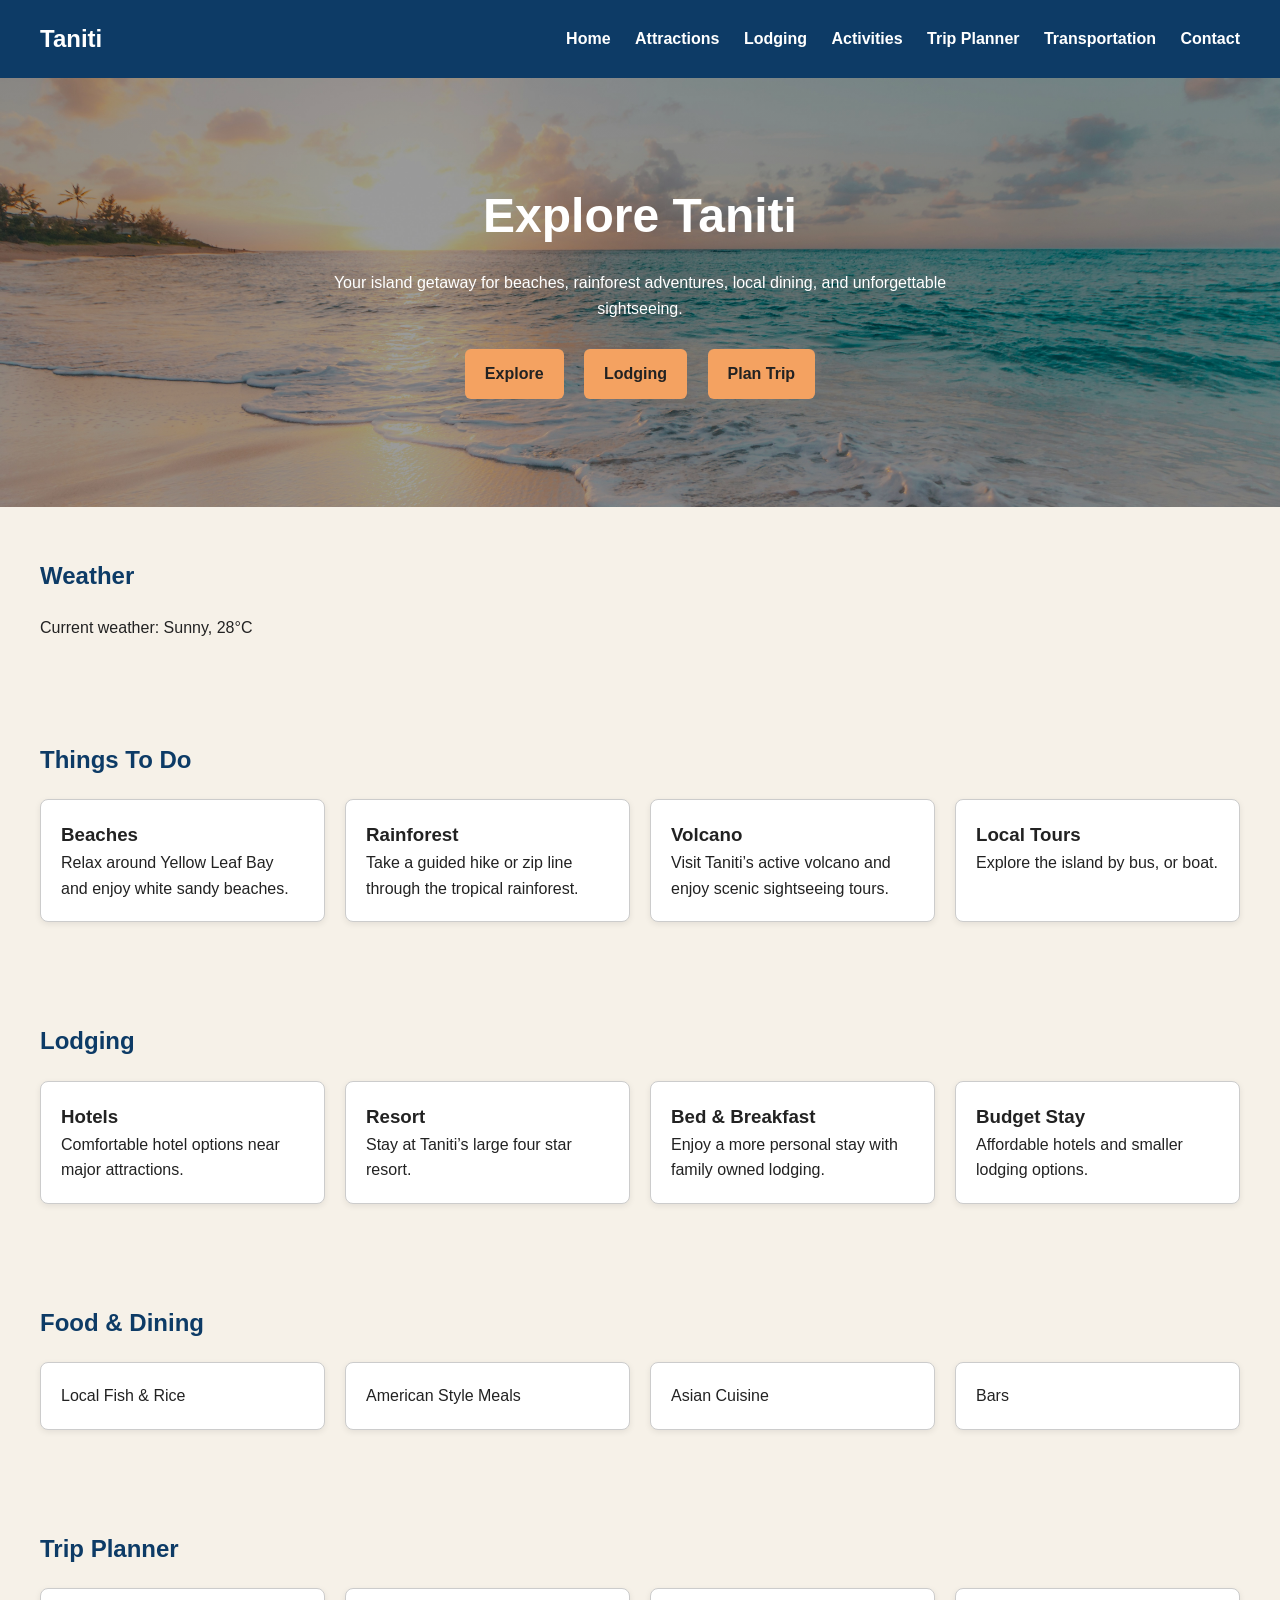
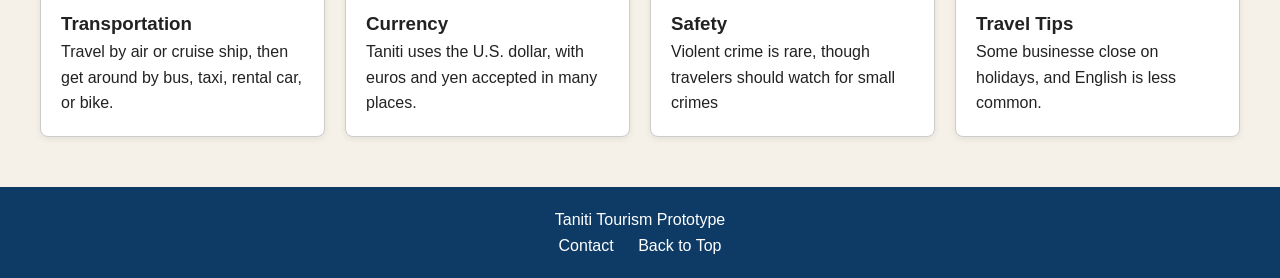
<file: index.html>
<!DOCTYPE html>
<html lang="en">
<head>
  <meta charset="UTF-8" />
  <meta name="viewport" content="width=device-width, initial-scale=1.0" />
  <title>Taniti Tourism</title>
  <link rel="stylesheet" href="styles.css" />
</head>
<body>
  <header>
<div class="logo">
  <a href="./index.html">Taniti</a>
</div>
    <nav>
      <a href="./index.html">Home</a>
      <a href="./Attraction.html">Attractions</a>
      <a href="./Lodging.html">Lodging</a>
      <a href="./Activities.html">Activities</a>
      <a href="./TripPlanner.html">Trip Planner</a>
      <a href="./TripPlanner.html">Transportation</a>
      <a href="./Contact.html">Contact</a>
    </nav>
  </header>
  <main>
    <section id="home" class="hero">
      <div class="heroText">
        <h1>Explore Taniti</h1>
        <p>Your island getaway for beaches, rainforest adventures, local dining, and unforgettable sightseeing.</p>
        <div class="heroButtons">
          <a href="./Attraction.html" class="btn">Explore</a>
          <a href="./Lodging.html" class="btn">Lodging</a>
          <a href="./TripPlanner.html" class="btn">Plan Trip</a>
        </div>
      </div>
    </section>
<section class="weather">
  <h2>Weather</h2>
  <p id="weatherInfo">Loading weather...</p>
</section>
    <section id="attractions">
      <h2>Things To Do</h2>
      <div class="card-grid">
        <div class="card">
          <h3>Beaches</h3>
          <p>Relax around Yellow Leaf Bay and enjoy white sandy beaches.</p>
        </div>
        <div class="card">
          <h3>Rainforest</h3>
          <p>Take a guided hike or zip line through the tropical rainforest.</p>
        </div>
        <div class="card">
          <h3>Volcano</h3>
          <p>Visit Taniti’s active volcano and enjoy scenic sightseeing tours.</p>
        </div>
        <div class="card">
          <h3>Local Tours</h3>
          <p>Explore the island by bus, or boat.</p>
        </div>
      </div>
    </section>
    <section id="lodging">
      <h2>Lodging</h2>
      <div class="card-grid">
        <div class="card">
          <h3>Hotels</h3>
          <p>Comfortable hotel options near major attractions.</p>
        </div>
        <div class="card">
          <h3>Resort</h3>
          <p>Stay at Taniti’s large four star resort.</p>
        </div>
        <div class="card">
          <h3>Bed & Breakfast</h3>
          <p>Enjoy a more personal stay with family owned lodging.</p>
        </div>
        <div class="card">
          <h3>Budget Stay</h3>
          <p>Affordable hotels and smaller lodging options.</p>
        </div>
      </div>
    </section>
    <section class="food">
      <h2>Food & Dining</h2>
      <div class="card-grid">
        <div class="card">Local Fish & Rice</div>
        <div class="card">American Style Meals</div>
        <div class="card">Asian Cuisine</div>
        <div class="card">Bars</div>
      </div>
    </section>
    <section id="tripPlanner">
      <h2>Trip Planner</h2>
      <div class="card-grid">
        <div class="card">
          <h3>Transportation</h3>
          <p>Travel by air or cruise ship, then get around by bus, taxi, rental car, or bike.</p>
        </div>
        <div class="card">
          <h3>Currency</h3>
          <p>Taniti uses the U.S. dollar, with euros and yen accepted in many places.</p>
        </div>
        <div class="card">
          <h3>Safety</h3>
          <p>Violent crime is rare, though travelers should watch for small crimes</p>
        </div>
        <div class="card">
          <h3>Travel Tips</h3>
          <p>Some businesse close on holidays, and English is less common.</p>
        </div>
      </div>
    </section>
  </main>
  <footer>
    <p>Taniti Tourism Prototype</p>
    <div class="footerLinks">
      <a href="./Contact.html">Contact</a>
      <a href="#home">Back to Top</a>
    </div>
  </footer>
</body>
<script>
const weatherText = document.getElementById("weatherInfo");

const weatherOptions = [
  "Sunny, 28°C",
  "Partly Cloudy, 27°C",
  "Light Rain, 26°C"
];

const randomWeather = weatherOptions[Math.floor(Math.random() * weatherOptions.length)];

weatherText.innerText = `Current weather: ${randomWeather}`;
</script>
</html>
</file>
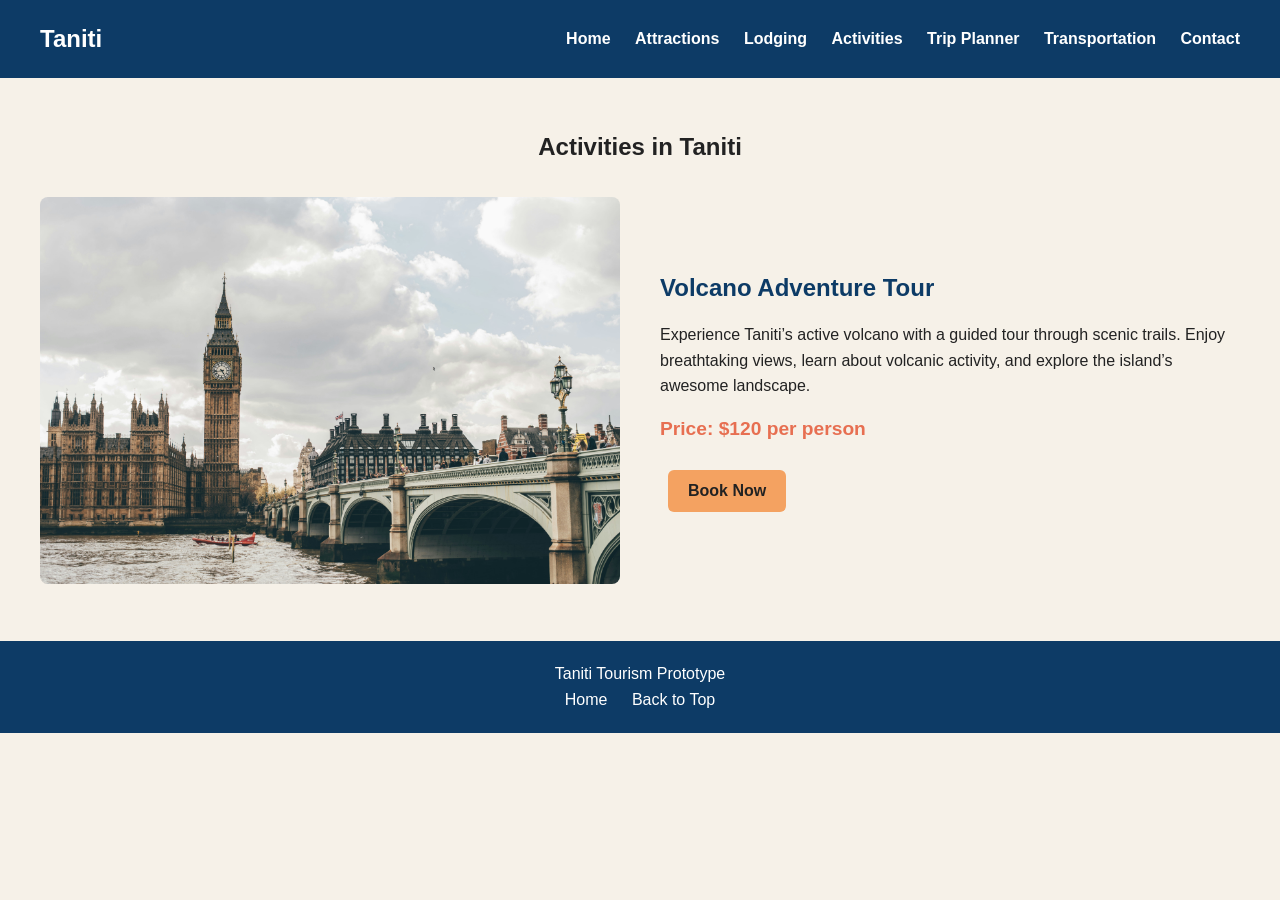
<file: Activities.html>
<!DOCTYPE html>
<html lang="en">
<head>
  <meta charset="UTF-8" />
  <meta name="viewport" content="width=device-width, initial-scale=1.0" />
  <title>Activities in Taniti</title>
  <link rel="stylesheet" href="styles.css" />
</head>
<body>
  <header>
<div class="logo">
  <a href="./index.html">Taniti</a>
</div>
    <nav>
      <a href="./index.html">Home</a>
      <a href="./Attraction.html">Attractions</a>
      <a href="./Lodging.html">Lodging</a>
      <a href="./Activities.html">Activities</a>
      <a href="./TripPlanner.html">Trip Planner</a>
      <a href="./TripPlanner.html">Transportation</a>
      <a href="./Contact.html">Contact</a>
    </nav>
  </header>
  <main>
    <section class="activityDetails">
      <h1>Activities in Taniti</h1>
      <div class="details-container">
        <div class="detailsImage">
          <img src="./images/scenic.jpeg" alt="Volcano Tour">
        </div>
        <div class="detailsInfo">
          <h2>Volcano Adventure Tour</h2>
          <p>
            Experience Taniti’s active volcano with a guided tour through scenic trails.
            Enjoy breathtaking views, learn about  volcanic activity, and explore the island’s
            awesome landscape.
          </p>
          <p class="price">Price: $120 per person</p>
          <button class="btn">Book Now</button>
        </div>
      </div>
    </section>
  </main>
  <footer>
    <p>Taniti Tourism Prototype</p>
    <div class="footerLinks">
      <a href="./index.html">Home</a>
      <a href="#home">Back to Top</a>
    </div>
  </footer>

</body>
</html>
</file>
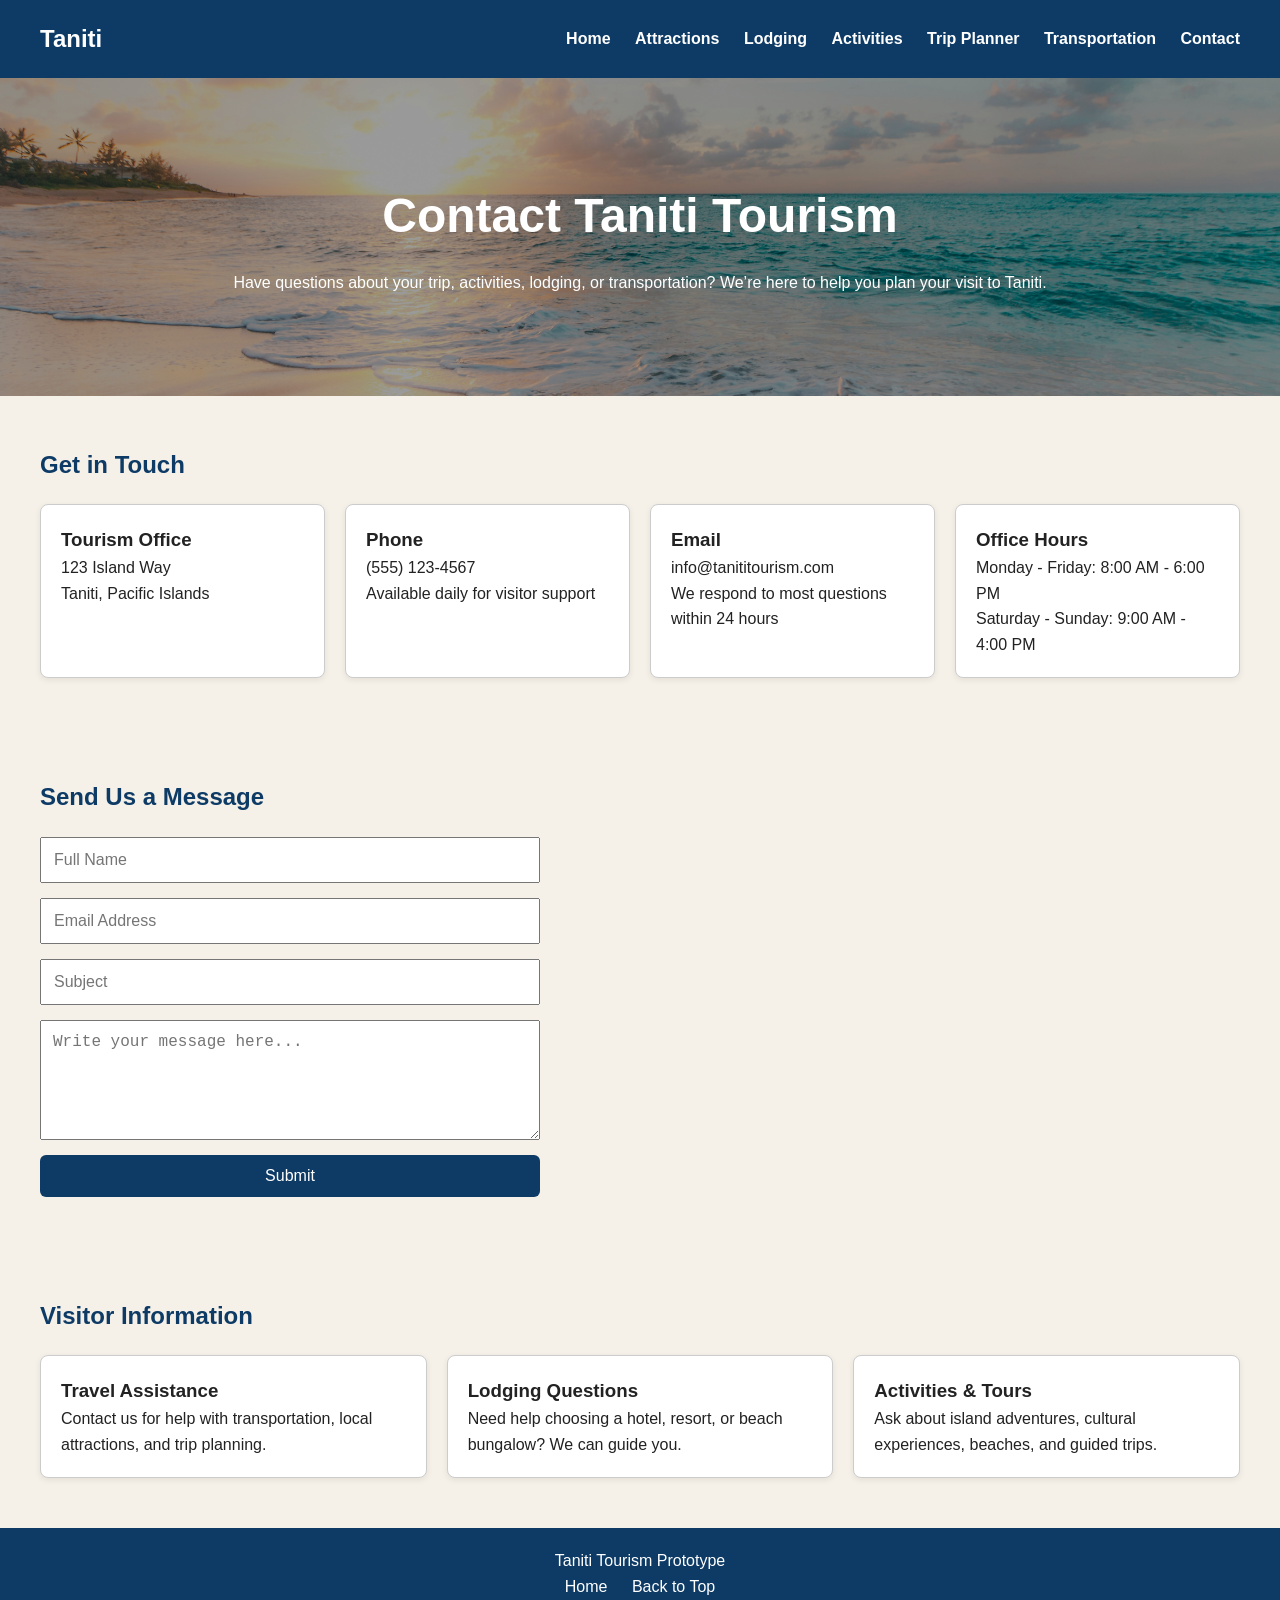
<file: Contact.html>
<!DOCTYPE html>
<html lang="en">
<head>
  <meta charset="UTF-8" />
  <meta name="viewport" content="width=device-width, initial-scale=1.0" />
  <title>Contact/Taniti Tourism</title>
  <link rel="stylesheet" href="styles.css" />
</head>
<body>
  <header>
<div class="logo">
  <a href="./index.html">Taniti</a>
</div>
    <nav>
      <a href="./index.html">Home</a>
      <a href="./Attraction.html">Attractions</a>
      <a href="./Lodging.html">Lodging</a>
      <a href="./Activities.html">Activities</a>
      <a href="./TripPlanner.html">Trip Planner</a>
      <a href="./TripPlanner.html">Transportation</a>
      <a href="./Contact.html">Contact</a>
    </nav>
  </header>
  <section class="hero">
    <div class="hero-text">
      <h1>Contact Taniti Tourism</h1>
      <p>
        Have questions about your trip, activities, lodging, or transportation?
        We’re here to help you plan your visit to Taniti.
      </p>
    </div>
  </section>
  <section>
    <h2>Get in Touch</h2>
    <div class="card-grid">
      <div class="card">
        <h3>Tourism Office</h3>
        <p>123 Island Way</p>
        <p>Taniti, Pacific Islands</p>
      </div>
      <div class="card">
        <h3>Phone</h3>
        <p>(555) 123-4567</p>
        <p>Available daily for visitor support</p>
      </div>
      <div class="card">
        <h3>Email</h3>
        <p>info@tanititourism.com</p>
        <p>We respond to most questions within 24 hours</p>
      </div>
      <div class="card">
        <h3>Office Hours</h3>
        <p>Monday - Friday: 8:00 AM - 6:00 PM</p>
        <p>Saturday - Sunday: 9:00 AM - 4:00 PM</p>
      </div>
    </div>
  </section>
  <section>
    <h2>Send Us a Message</h2>
    <form>
      <input type="text" name="name" placeholder="Full Name" required />
      <input type="email" name="email" placeholder="Email Address" required />
      <input type="text" name="subject" placeholder="Subject" required />
      <textarea name="message" placeholder="Write your message here..." required></textarea>
      <button type="submit">Submit</button>
    </form>
  </section>
  <section>
    <h2>Visitor Information</h2>
    <div class="card-grid">
      <div class="card">
        <h3>Travel Assistance</h3>
        <p>
          Contact us for help with transportation, local attractions, and trip planning.
        </p>
      </div>
      <div class="card">
        <h3>Lodging Questions</h3>
        <p>
          Need help choosing a hotel, resort, or beach bungalow? We can guide you.
        </p>
      </div>
      <div class="card">
        <h3>Activities & Tours</h3>
        <p>
          Ask about island adventures, cultural experiences, beaches, and guided trips.
        </p>
      </div>
    </div>
  </section>
  <footer>
    <p>Taniti Tourism Prototype</p>
    <div class="footerLinks">
      <a href="./index.html">Home</a>
      <a href="#home">Back to Top</a>
    </div>
  </footer>
</body>
</html>
</file>
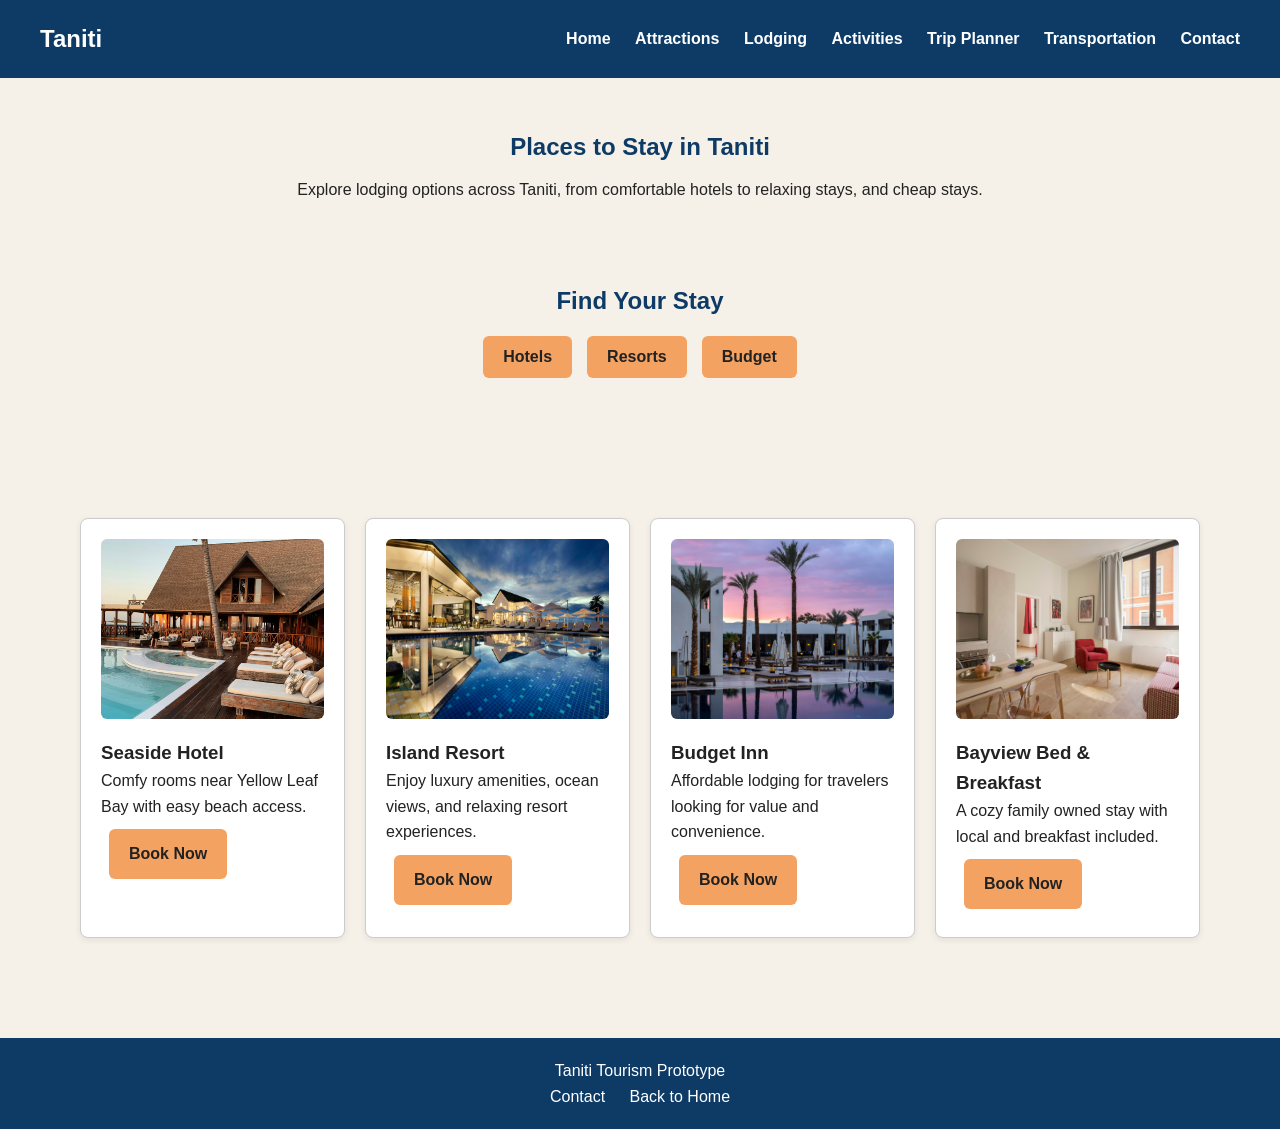
<file: Lodging.html>
<!DOCTYPE html>
<html lang="en">
<head>
  <meta charset="UTF-8" />
  <meta name="viewport" content="width=device-width, initial-scale=1.0" />
  <title>Taniti Lodging</title>
  <link rel="stylesheet" href="styles.css" />
</head>
<body>
  <header>
<div class="logo">
  <a href="./index.html">Taniti</a>
</div>
    <nav>
      <a href="./index.html">Home</a>
      <a href="./Attraction.html">Attractions</a>
      <a href="./Lodging.html">Lodging</a>
      <a href="./Activities.html">Activities</a>
      <a href="./TripPlanner.html">Trip Planner</a>
      <a href="./TripPlanner.html">Transportation</a>
      <a href="./Contact.html">Contact</a>
    </nav>
  </header>
  <main>
    <section class="lodgingPage">
      <h1>Places to Stay in Taniti</h1>
      <p class="pageIntro">
        Explore lodging options across Taniti, from comfortable hotels to relaxing stays, and cheap stays.
      </p>
      <section class="lodgingFilters">
        <h2>Find Your Stay</h2>
        <div class="filterBtns">
          <button type="button">Hotels</button>
          <button type="button">Resorts</button>
          <button type="button">Budget</button>
        </div>
      </section>
      <section class="lodgingListing">
        <div class="card-grid">
          <div class="card">
            <img src="./images/seasideHtl.jpeg" alt="Taniti hotel" />
            <h3>Seaside Hotel</h3>
            <p>Comfy rooms near Yellow Leaf Bay with easy beach access.</p>
            <a href="#" class="btn">Book Now</a>
          </div>

          <div class="card">
            <img src="./images/resort.jpeg" alt="Taniti resort" />
            <h3>Island Resort</h3>
            <p>Enjoy luxury amenities, ocean views, and relaxing resort experiences.</p>
            <a href="#" class="btn">Book Now</a>
          </div>
          <div class="card">
            <img src="./images/budgetInn.jpeg" alt="Budget lodging in Taniti" />
            <h3>Budget Inn</h3>
            <p>Affordable lodging for travelers looking for value and convenience.</p>
            <a href="#" class="btn">Book Now</a>
          </div>
          <div class="card">
            <img src="./images/bedBrkfst.jpeg" alt="Bed and breakfast in Taniti" />
            <h3>Bayview Bed & Breakfast</h3>
            <p>A cozy family owned stay with local and breakfast included.</p>
            <a href="#" class="btn">Book Now</a>
          </div>
        </div>
      </section>
    </section>
  </main>
  <footer>
    <p>Taniti Tourism Prototype</p>
    <div class="footerLinks">
      <a href="#contact">Contact</a>
      <a href="./index.html">Back to Home</a>
    </div>
  </footer>
</body>
</html>
</file>
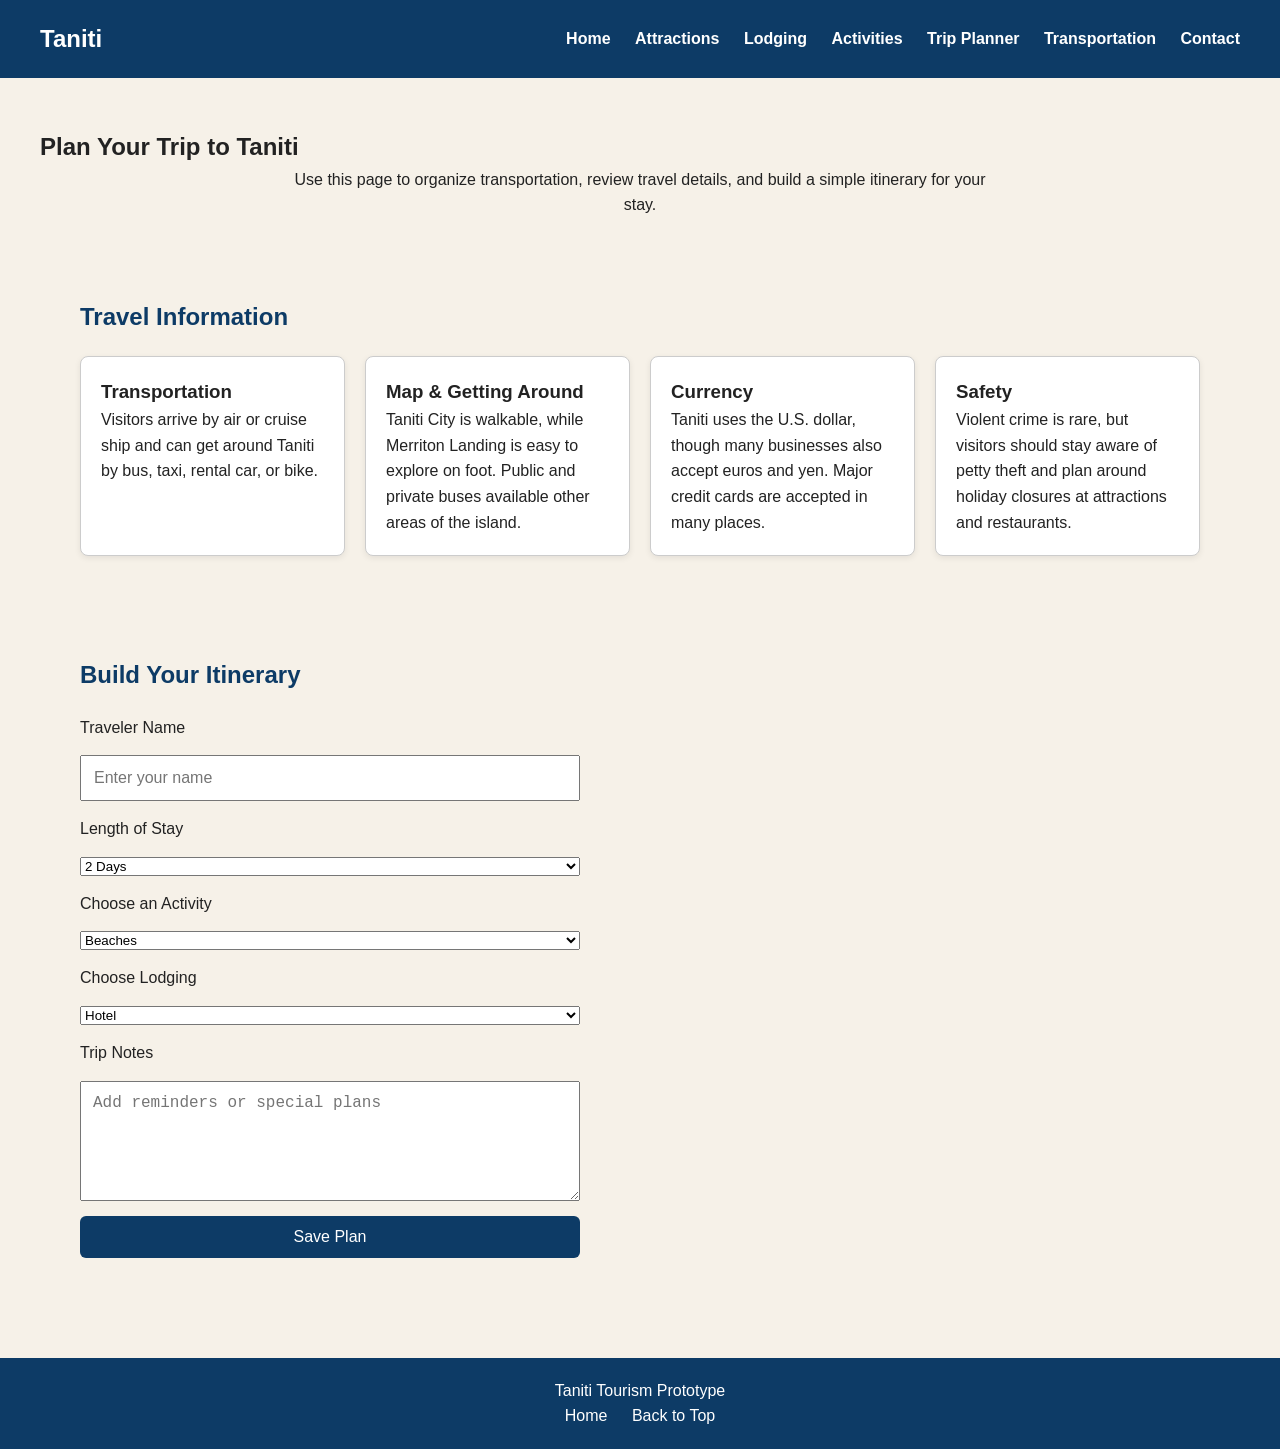
<file: TripPlanner.html>
<!DOCTYPE html>
<html lang="en">
<head>
  <meta charset="UTF-8" />
  <meta name="viewport" content="width=device-width, initial-scale=1.0" />
  <title>Plan Your Trip to Taniti</title>
  <link rel="stylesheet" href="styles.css" />
</head>
<body>
  <header>
<div class="logo">
  <a href="./index.html">Taniti</a>
</div>
    <nav>
      <a href="./index.html">Home</a>
      <a href="./Attraction.html">Attractions</a>
      <a href="./Lodging.html">Lodging</a>
      <a href="./Activities.html">Activities</a>
      <a href="./TripPlanner.html">Trip Planner</a>
      <a href="./TripPlanner.html">Transportation</a>
      <a href="./Contact.html">Contact</a>
    </nav>
  </header>
  <main>
    <section class="trip-page">
      <h1>Plan Your Trip to Taniti</h1>
      <p class="pageIntro">
        Use this page to organize transportation, review travel details, and build a simple itinerary for your stay.
      </p>
      <section class="travel-info">
        <h2>Travel Information</h2>
        <div class="card-grid">
          <div class="card">
            <h3>Transportation</h3>
            <p>
              Visitors arrive by air or cruise ship and can get around Taniti by bus, taxi,
              rental car, or bike.
            </p>
          </div>
          <div class="card">
            <h3>Map & Getting Around</h3>
            <p>
              Taniti City is walkable, while Merriton Landing is easy to explore on foot.
              Public and private buses available other areas of the island.
            </p>
          </div>
          <div class="card">
            <h3>Currency</h3>
            <p>
              Taniti uses the U.S. dollar, though many businesses also accept euros and yen.
              Major credit cards are accepted in many places.
            </p>
          </div>
          <div class="card">
            <h3>Safety</h3>
            <p>
              Violent crime is rare, but visitors should stay aware of petty theft and plan
              around holiday closures at attractions and restaurants.
            </p>
          </div>
        </div>
      </section>
      <section class="itinerary-builder">
        <h2>Build Your Itinerary</h2>
        <form class="trip-form">
          <label for="trip-name">Traveler Name</label>
          <input type="text" id="trip-name" placeholder="Enter your name" />
          <label for="trip-days">Length of Stay</label>
          <select id="trip-days">
            <option>2 Days</option>
            <option>4 Days</option>
            <option>7 Days</option>
            <option>10 Days</option>
          </select>
          <label for="trip-activity">Choose an Activity</label>
          <select id="trip-activity">
            <option>Beaches</option>
            <option>Rainforest Tour</option>
            <option>Volcano Visit</option>
            <option>Boat Tour</option>
          </select>
          <label for="trip-lodging">Choose Lodging</label>
          <select id="trip-lodging">
            <option>Hotel</option>
            <option>Resort</option>
            <option>Bed & Breakfast</option>
            <option>Budget Stay</option>
          </select>
          <label for="trip-notes">Trip Notes</label>
          <textarea id="trip-notes" placeholder="Add reminders or special plans"></textarea>
          <button type="submit">Save Plan</button>
        </form>
      </section>
    </section>
  </main>
  <footer>
    <p>Taniti Tourism Prototype</p>
    <div class="footerLinks">
      <a href="./index.html">Home</a>
      <a href="#home">Back to Top</a>
    </div>
  </footer>
</body>
</html>
</file>
<file: styles.css>
* {
  margin: 0;
  padding: 0;
  box-sizing: border-box;
}

body {
  font-family: Arial, sans-serif;
  background-color: #f6f1e8;
  color: #222;
  line-height: 1.6;
}

header {
  background-color: #0d3b66;
  color: white;
  display: flex;
  justify-content: space-between;
  align-items: center;
  padding: 20px 40px;
  position: sticky;
  top: 0;
}

.logo {
  font-size: 1.5rem;
  font-weight: bold;
}

.logo a {
  text-decoration: none;
  color: inherit;
}

nav a {
  color: white;
  text-decoration: none;
  margin-left: 20px;
  font-weight: bold;
}

nav a:hover {
  text-decoration: underline;
}

.hero {
  background: linear-gradient(rgba(0,0,0,0.35), rgba(0,0,0,0.35)),
    url("./images/photo-1507525428034-b723cf961d3e.jpeg")
    center/cover no-repeat;
  color: white;
  text-align: center;
  padding: 100px 20px;
}

.heroText {
  max-width: 700px;
  margin: 0 auto;
}

.hero h1 {
  font-size: 3rem;
  margin-bottom: 15px;
}

.heroButtons {
  margin-top: 20px;
}

.btn {
  display: inline-block;
  background-color: #f4a261;
  color: #222;
  padding: 12px 20px;
  margin: 8px;
  border-radius: 6px;
  text-decoration: none;
  font-weight: bold;
}

.btn:hover {
  background-color: #e08b46;
}

section {
  padding: 50px 40px;
}

section h2 {
  margin-bottom: 20px;
  color: #0d3b66;
}

.card-grid {
  display: grid;
  grid-template-columns: repeat(auto-fit, minmax(220px, 1fr));
  gap: 20px;
}

.card {
  background-color: white;
  border: 1px solid #ccc;
  border-radius: 8px;
  padding: 20px;
  box-shadow: 0 2px 6px rgba(0,0,0,0.08);
}

.card img {
  width: 100%;
  height: 150px;
  object-fit: cover;
  border-radius: 6px;
  margin-bottom: 10px;
}

form {
  max-width: 500px;
  display: flex;
  flex-direction: column;
  gap: 15px;
}

input,
textarea,
button {
  padding: 12px;
  font-size: 1rem;
}

textarea {
  min-height: 120px;
  resize: vertical;
}

button {
  background-color: #0d3b66;
  color: white;
  border: none;
  cursor: pointer;
  border-radius: 6px;
}

button:hover {
  background-color: #14558f;
}

footer {
  background-color: #0d3b66;
  color: white;
  text-align: center;
  padding: 20px;
}

.footerLinks a {
  color: white;
  margin: 0 10px;
  text-decoration: none;
}

.activityDetails h1 {
  text-align: center;
  margin-bottom: 30px;
}

.details-container {
  display: flex;
  gap: 40px;
  align-items: center;
  flex-wrap: wrap;
}

.detailsImage {
  flex: 1;
}

.detailsImage img {
  width: 100%;
  border-radius: 8px;
  object-fit: cover;
}

.detailsInfo {
  flex: 1;
}

.detailsInfo h2 {
  margin-bottom: 15px;
  color: #0d3b66;
}

.detailsInfo p {
  margin-bottom: 15px;
}

.price {
  font-weight: bold;
  font-size: 1.2rem;
  color: #e76f51;
}

.detailsInfo .btn {
  margin-top: 10px;
}

.lodgingPage h1 {
  text-align: center;
  margin-bottom: 10px;
  color: #0d3b66;
}

.pageIntro {
  text-align: center;
  max-width: 700px;
  margin: 0 auto 30px;
}

.lodgingFilters {
  text-align: center;
  margin-bottom: 40px;
}

.lodgingFilters h2 {
  margin-bottom: 15px;
  color: #0d3b66;
}

.filterBtns {
  display: flex;
  justify-content: center;
  gap: 15px;
  flex-wrap: wrap;
}

.filterBtns button {
  background-color: #f4a261;
  color: #222;
  border: none;
  padding: 12px 20px;
  border-radius: 6px;
  cursor: pointer;
  font-weight: bold;
}

.filterBtns button:hover {
  background-color: #e08b46;
}

.card img {
  width: 100%;
  height: 180px;
  object-fit: cover;
  border-radius: 6px;
  margin-bottom: 12px;
}

.card .btn {
  display: inline-block;
  margin-top: 10px;
}
</file>
